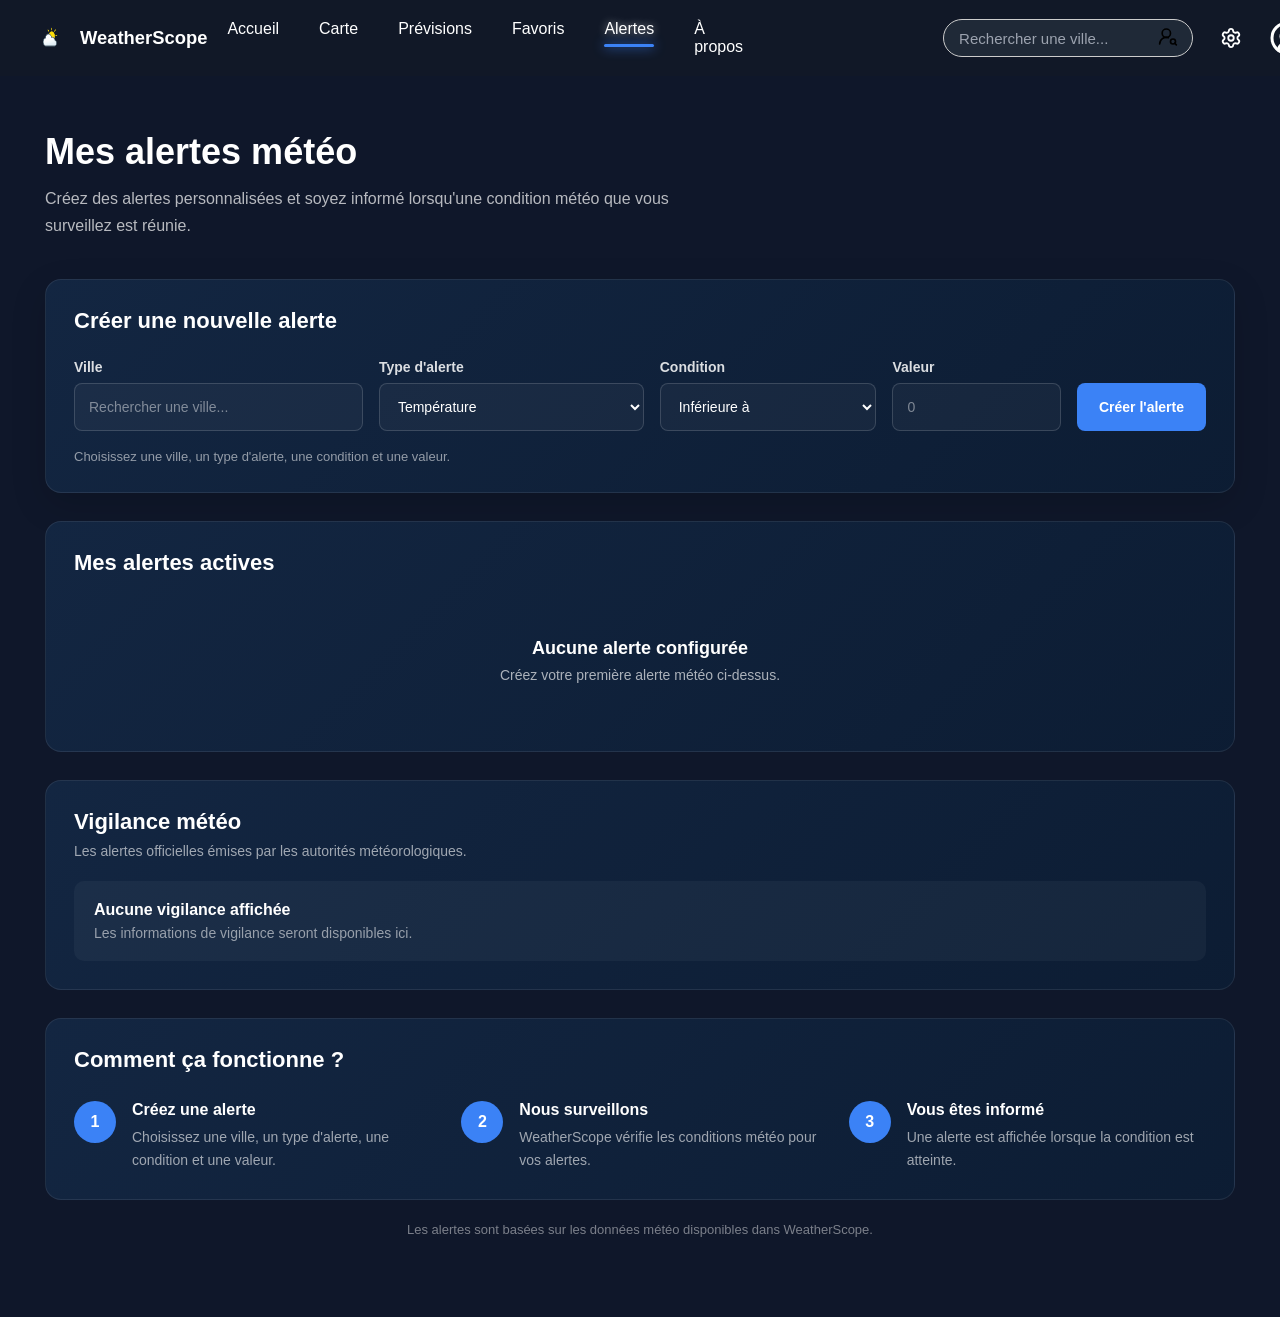
<file: alerte.html>
<!DOCTYPE html>
<html lang="fr">
<head>
    <meta charset="UTF-8">
    <meta name="viewport" content="width=device-width, initial-scale=1.0">
    <title>WeatherScope</title>
    <link rel="stylesheet" href="css/style.css">
</head>
<body>
    <header>
        <nav class="navbar">

            <a href="index.html" class="logo">
                <!--logo-->
                <img src="images/logo.png" alt="Logo WeatherScope">
                <h1>WeatherScope</h1>
            </a>

            <div class="navigation">
                <!--Menu-->
                <ul class="nav-links">
                    <li><a href="index.html">Accueil</a></li>
                    <li><a href="carte.html">Carte</a></li>
                    <li><a href="previsions.html">Prévisions</a></li>
                    <li><a href="favoris.html">Favoris</a></li>
                    <li><a href="alerte.html" class="active">Alertes</a></li>
                    <li><a href="a_propos.html">À propos</a></li>
                </ul>
            </div>

            <div class="right-side">

            <div class="search">

                <form id="global-search-form">

                    <input
                        type="search"
                        id="global-city-search"
                        placeholder="Rechercher une ville..."
                        autocomplete="off">

                    <button type="submit" class="search-button">
                        <img src="images/search.svg" alt="Rechercher">
                    </button>

                </form>

            </div>

            <div class="settings">
                <img src="images/settings.svg" alt="Parametres">
            </div>

            <div class="profile">
                <img src="images/profile.svg" alt="profile">
            </div>

            </div>
        </nav>
        </header>

    <main class="alertes-page">

        <!-- =====================================================
             INTRODUCTION
             ===================================================== -->

        <section class="alertes-intro">

            <div class="alertes-intro-text">

                <h2>Mes alertes météo</h2>

                <p>
                    Créez des alertes personnalisées et soyez
                    informé lorsqu'une condition météo que vous
                    surveillez est réunie.
                </p>

            </div>

        </section>


        <!-- =====================================================
             CRÉER UNE NOUVELLE ALERTE
             ===================================================== -->

        <section class="alert-create-section">

            <h3>Créer une nouvelle alerte</h3>

            <form id="alert-create-form">

                <!-- Ville -->

                <div class="alert-form-group">

                    <label for="alert-city">
                        Ville
                    </label>

                    <input
                        type="search"
                        id="alert-city"
                        placeholder="Rechercher une ville..."
                        autocomplete="off"
                        required
                    >

                </div>


                <!-- Type d'alerte -->

                <div class="alert-form-group">

                    <label for="alert-type">
                        Type d'alerte
                    </label>

                    <select id="alert-type" required>

                        <option value="temperature">
                            Température
                        </option>

                        <option value="precipitation">
                            Précipitations
                        </option>

                        <option value="wind">
                            Vent
                        </option>

                        <option value="heat">
                            Chaleur
                        </option>

                        <option value="snow">
                            Neige
                        </option>

                        <option value="storm">
                            Orage
                        </option>

                    </select>

                </div>


                <!-- Condition -->

                <div class="alert-form-group">

                    <label for="alert-condition">
                        Condition
                    </label>

                    <select id="alert-condition" required>

                        <option value="below">
                            Inférieure à
                        </option>

                        <option value="above">
                            Supérieure à
                        </option>

                    </select>

                </div>


                <!-- Valeur -->

                <div class="alert-form-group">

                    <label for="alert-value">
                        Valeur
                    </label>

                    <input
                        type="number"
                        id="alert-value"
                        placeholder="0"
                        required
                    >

                </div>


                <!-- Bouton -->

                <button
                    type="submit"
                    id="create-alert-button"
                >
                    Créer l'alerte
                </button>

            </form>

            <p class="alert-form-help">
                Choisissez une ville, un type d'alerte,
                une condition et une valeur.
            </p>

        </section>


        <!-- =====================================================
             MES ALERTES
             ===================================================== -->

        <section class="alerts-list-section">

            <div class="alerts-list-header">

                <div>

                    <h3>Mes alertes actives</h3>

                </div>

            </div>


            <div
                id="alerts-container"
                class="alerts-container"
            >

                <!-- Les alertes seront ajoutées ici
                     automatiquement avec JavaScript -->

            </div>


            <!-- Message lorsqu'il n'y a aucune alerte -->

            <div
                id="alerts-empty"
                class="alerts-empty"
            >

                <h4>Aucune alerte configurée</h4>

                <p>
                    Créez votre première alerte météo
                    ci-dessus.
                </p>

            </div>

        </section>


        <!-- =====================================================
             VIGILANCE MÉTÉO
             ===================================================== -->

        <section class="weather-vigilance-section">

            <div class="weather-vigilance-header">

                <div>

                    <h3>Vigilance météo</h3>

                    <p>
                        Les alertes officielles émises par
                        les autorités météorologiques.
                    </p>

                </div>

            </div>


            <div
                id="weather-vigilance-container"
                class="weather-vigilance-container"
            >

                <!-- Les informations de vigilance
                     seront ajoutées plus tard -->

                <div class="vigilance-empty">

                    <strong>Aucune vigilance affichée</strong>

                    <p>
                        Les informations de vigilance seront
                        disponibles ici.
                    </p>

                </div>

            </div>

        </section>


        <!-- =====================================================
             COMMENT ÇA FONCTIONNE
             ===================================================== -->

        <section class="alerts-how-section">

            <h3>Comment ça fonctionne ?</h3>

            <div class="alerts-how-grid">

                <div class="alerts-how-item">

                    <span class="alerts-how-number">
                        1
                    </span>

                    <div>

                        <h4>Créez une alerte</h4>

                        <p>
                            Choisissez une ville, un type
                            d'alerte, une condition et une valeur.
                        </p>

                    </div>

                </div>


                <div class="alerts-how-item">

                    <span class="alerts-how-number">
                        2
                    </span>

                    <div>

                        <h4>Nous surveillons</h4>

                        <p>
                            WeatherScope vérifie les conditions
                            météo pour vos alertes.
                        </p>

                    </div>

                </div>


                <div class="alerts-how-item">

                    <span class="alerts-how-number">
                        3
                    </span>

                    <div>

                        <h4>Vous êtes informé</h4>

                        <p>
                            Une alerte est affichée lorsque
                            la condition est atteinte.
                        </p>

                    </div>

                </div>

            </div>

        </section>


        <!-- =====================================================
             INFORMATION
             ===================================================== -->

        <p class="alerts-data-info">
            Les alertes sont basées sur les données météo
            disponibles dans WeatherScope.
        </p>

    </main>
    <script src="js/script.js"></script>
</body>
</html>
</file>
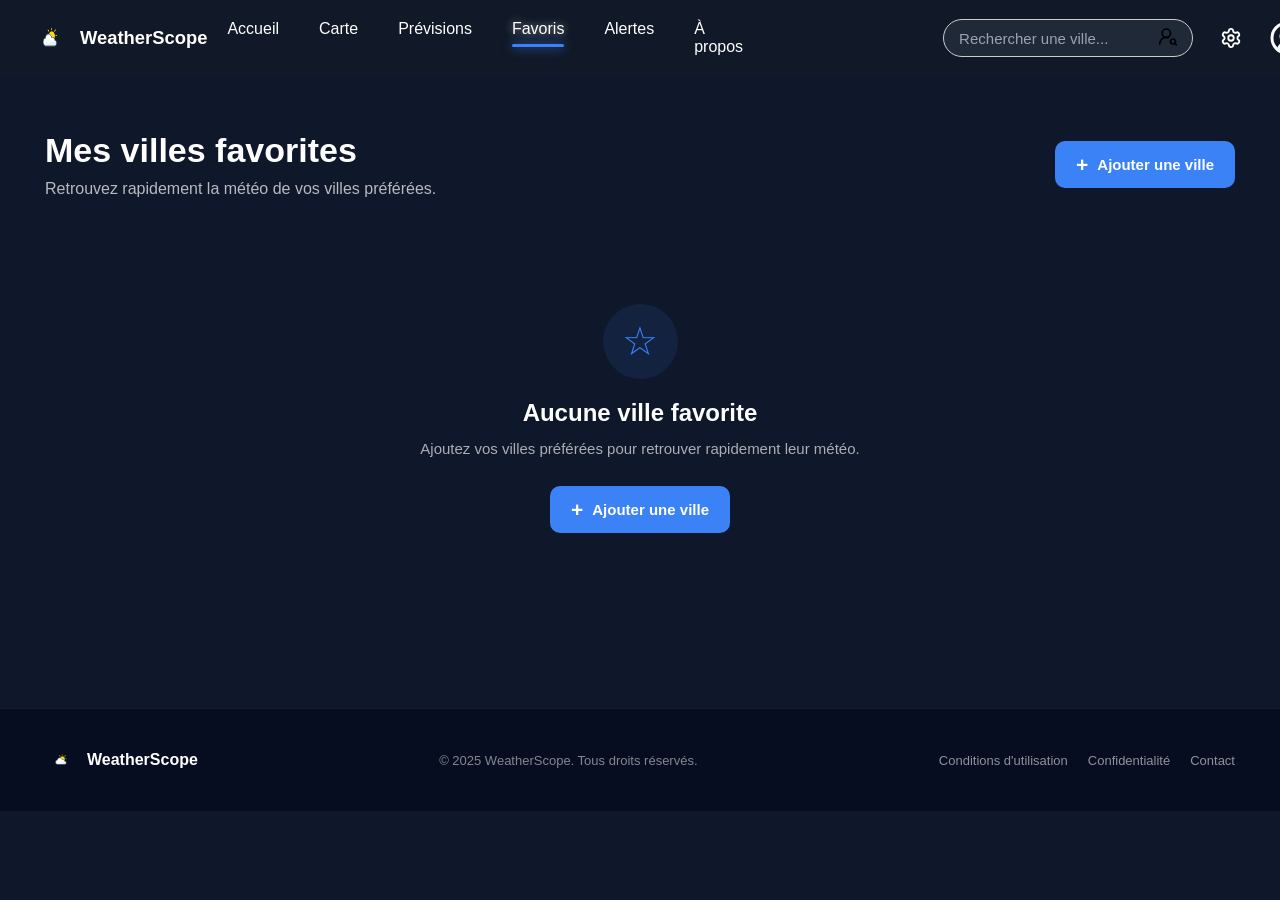
<file: favoris.html>
<!DOCTYPE html>
<html lang="fr">
<head>
    <meta charset="UTF-8">
    <meta name="viewport" content="width=device-width, initial-scale=1.0">
    <title>WeatherScope</title>
    <link rel="stylesheet" href="css/style.css">
</head>
<body>
    <header>
        <nav class="navbar">

            <a href="index.html" class="logo">
                <!--logo-->
                <img src="images/logo.png" alt="Logo WeatherScope">
                <h1>WeatherScope</h1>
            </a>

            <div class="navigation">
                <!--Menu-->
                <ul class="nav-links">
                    <li><a href="index.html">Accueil</a></li>
                    <li><a href="carte.html">Carte</a></li>
                    <li><a href="previsions.html">Prévisions</a></li>
                    <li><a href="favoris.html" class="active">Favoris</a></li>
                    <li><a href="alerte.html">Alertes</a></li>
                    <li><a href="a_propos.html">À propos</a></li>
                </ul>
            </div>

            <div class="right-side">

            <div class="search">

                <form id="global-search-form">

                <input
                    type="search"
                    id="global-city-search"
                    placeholder="Rechercher une ville..."
                    autocomplete="off">

                <button type="submit" class="search-button">
                    <img src="images/search.svg" alt="Rechercher">
                </button>

                </form>

            </div>

            <div class="settings">
                <img src="images/settings.svg" alt="Parametres">
            </div>

            <div class="profile">
                <img src="images/profile.svg" alt="profile">
            </div>

            </div>
        </nav>
    </header>

    <main class="favoris-page">


        <!-- =================================================
             INTRODUCTION
        ================================================== -->

        <section class="favoris-intro">


            <div class="favoris-intro-text">

                <h2>
                    Mes villes favorites
                </h2>

                <p>
                    Retrouvez rapidement la météo de vos villes préférées.
                </p>

            </div>


            <!-- BOUTON AJOUTER UNE VILLE -->

            <button
                id="add-city-button"
                class="add-city-button"
                type="button"
            >

                <span class="add-city-icon">
                    +
                </span>

                <span>
                    Ajouter une ville
                </span>

            </button>


        </section>



        <!-- =================================================
             RECHERCHE D'UNE VILLE
             Cachée au départ.
             Elle apparaît lorsqu'on clique sur
             "Ajouter une ville".
        ================================================== -->

        <section
            id="favoris-search-section"
            class="favoris-search-section hidden"
        >

            <form
                id="favoris-search-form"
                class="favoris-search-form"
            >

                <input
                    type="search"
                    id="favoris-city-search"
                    placeholder="Rechercher une ville..."
                    autocomplete="off"
                >

                <button
                    type="submit"
                    aria-label="Rechercher une ville"
                >

                    <img
                        src="images/search.svg"
                        alt="Rechercher"
                    >

                </button>

            </form>

        </section>



        <!-- =================================================
             GRILLE DES FAVORIS
             
             JavaScript créera les cartes ici.
        ================================================== -->
<section
    id="favorites-container"
    class="favorites-container"
>

    <!-- Les cartes favorites seront créées par JavaScript -->

    <button
        id="add-city-card"
        class="add-city-card"
        type="button"
    >

        <span class="add-city-card-icon">
            +
        </span>

        <strong>
            Ajouter une ville
        </strong>

        <span>
            Cliquez pour ajouter
            <br>
            une nouvelle ville
        </span>

    </button>

</section>



        <!-- =================================================
             ÉTAT VIDE
             
             Affiché uniquement lorsqu'il n'y a
             aucun favori.
        ================================================== -->

        <section
            id="favorites-empty"
            class="favorites-empty"
        >

            <div class="favorites-empty-icon">
                ☆
            </div>

            <h3>
                Aucune ville favorite
            </h3>

            <p>
                Ajoutez vos villes préférées pour retrouver
                rapidement leur météo.
            </p>

            <button
                id="empty-add-city-button"
                class="add-city-button"
                type="button"
            >

                <span class="add-city-icon">
                    +
                </span>

                <span>
                    Ajouter une ville
                </span>

            </button>

        </section>


    </main>



    <!-- =====================================================
         FOOTER
    ====================================================== -->

    <footer class="footer">

        <div class="footer-content">


            <!-- LOGO FOOTER -->

            <a
                href="index.html"
                class="footer-logo"
            >

                <img
                    src="images/logo.png"
                    alt="Logo WeatherScope"
                >

                <span>
                    WeatherScope
                </span>

            </a>


            <!-- COPYRIGHT -->

            <p class="footer-copyright">
                © 2025 WeatherScope. Tous droits réservés.
            </p>


            <!-- LIENS -->

            <div class="footer-links">

                <a href="#">
                    Conditions d'utilisation
                </a>

                <a href="#">
                    Confidentialité
                </a>

                <a href="#">
                    Contact
                </a>

            </div>


        </div>

    </footer>



    <!-- =====================================================
         JAVASCRIPT
    ====================================================== -->

    <script src="js/script.js"></script>


</body>

</html>
</file>
<file: css/style.css>
/* ===== RESET ===== */

*{
    margin: 0;
    padding: 0;
    box-sizing: border-box;
}
body{
    font-family: Arial, Helvetica, sans-serif;
    background-color: #0f172a;
    color: white;
}
.navbar{
    display: flex;
    align-items: center;
    justify-content: space-between;
    background-color: #111827;
    padding: 18px 30px;
}
.logo{
    display: flex;
    align-items: center;
    text-decoration: none;
    color: white;
}
.logo img{
    width: 40px;
    height: 40px;
    margin-right: 10px;
}
.logo h1{
    font-size: 1.15rem;
    font-weight: 600;
    margin: 0;
}
.nav-links{
    display: flex;
    list-style: none;
}
.nav-links a {
    text-decoration: none;
    color: white;
    font-weight: 500;
    position: relative;
    transition: color 0.3s ease;
}
.nav-links a.active{
    color: white;
    text-shadow: 0 0 8px rgba(255, 255, 255, 0.6);
}
.nav-links a.active::after {
    content: "";
    position: absolute;
    left: 0;
    bottom: -10px;
    width: 100%;
    height: 3px;
    background-color: #3b82f6;
    border-radius: 20px;
    box-shadow: 0 0 12px #3b82f6;
}
.nav-links li{
    margin: 0 20px;
}

.right-side{
    display: flex;
    align-items: center;
    gap: 15px;
}
.search form {
    position: relative;
}
.search input {
    width: 250px;
    height: 38px;
    padding: 0 45px 0 15px;

    background-color: #1f2937;
    color: white;

    border: 1px solid #ccc;
    border-radius: 25px;
    outline: none;
    font-size: 15px;
}
.search input::placeholder{
    color: #9ca3af;
}
.search img{
    position: absolute;
    right: 15px;
    top: 50%;
    transform: translateY(-50%);
    width: 20px;
    height: 20px;
    cursor: pointer;
}

.search-button {
    position: absolute;

    right: 10px;
    top: 50%;

    transform: translateY(-50%);

    border: none;
    background: transparent;

    padding: 5px;

    cursor: pointer;
}

.search-button img {
    position: static;
    transform: none;

    width: 20px;
    height: 20px;
}
.settings img{
    width: 22px;
    height: 22px;
    cursor: pointer;
}
.profile img {
    width: 36px;
    height: 36px;
    cursor: pointer;
}
.search{
    margin-left: 180px;
    display: flex;
    align-items: center;
}
.settings{
    margin-left: 12px;
    display: flex;
    align-items: center;
}
.profile{
    margin-left: 12px;
    display: flex;
    align-items: center;
}
main{
    width: 100%;
}
.hero{
    display: flex;
    gap: 25px;
    padding: 25px;
    width: 100%;
    height: 400px;
}
.hero-left {
    display: flex;
    flex-direction: column;
    position: relative;
    flex: 1.8;
    background-image: url(../images/background/clear.jpg);
    background-size: cover;
    background-position: center;

    border-radius: 25px;
    overflow: hidden;

    padding: 14px 18px 18px 18px;
}
.hero-left::before {
    content: "";
    position: absolute;
    inset: 0;
    background: rgba(0, 0, 0, 0.18);
    z-index: 0;
}
.hero-left > * {
    position: relative;
    z-index: 1;
}
.hero-right{
    position: relative;
    flex: 1.4;
    height: 100%;
    background-color: rgba(255, 255, 255, 0.08);
    overflow: hidden;
    border-radius: 25px;
}
.hero-header{
    display: flex;
    flex-direction: column;
}
.hero-top{
    display: flex;
    justify-content: space-between;
    align-items: flex-start;
}

.title {
    display: flex;
    align-items: center;
}
.title h2 {
    font-size: 20px;
    font-weight: 600;
}
.current-location {
    display: flex;
    align-items: center;
    gap: 6px;
    margin-top: 6px;
    margin-left: 8px;
}
.search-weather {
    margin-right: 35px;
    margin-top: 8px;
    align-self: center;
}
.weather-card {
    background: rgba(15, 23, 42, 0.50);
    backdrop-filter: blur(12px);

    border: 1px solid rgba(255, 255, 255, 0.15);
    box-shadow: 0 8px 30px rgba(0, 0, 0, 0.20);

    border-radius: 25px;
    padding: 12px 18px;
    max-width: 390px;
    margin-top: 10px;
}
.weather-main{
    display: flex;
    align-items: center;
    gap: 18px;
}
#weather_icon{
    width: 95px;
    height: 95px;
}
.weather-info{
    display: flex;
    flex-direction: column;
    gap: 8px;
}
#temperature{
    font-size: 46px;
    font-weight: 700;
    line-height: 1;
}
#description{
    font-size: 22px;
    font-weight: 600;
    margin-top: 8px;

}
#city{
    font-size: 18px;
    color: #d1d5db;
}
.weather-details{
    display: flex;
    justify-content: space-between;
    margin-top: 25px;
    border-top: 1px solid rgba(255, 255, 255, .15);
    padding-top: 20px;
}
.detail{
    display: flex;
    flex-direction: column;
    gap: 6px;
}
.detail span{
    color: #cbd5e1;
    font-size: 15px;
}
.detail p {
    font-size: 18px;
    font-weight: 600;
}
.title img {
    width: 24px;
    height: 24px;
    margin-right: 10px;
}

.current-location img {
    width: 16px;
    height: 16px;
    margin-right: 6px;
}
#location {
    font-size: 16px;
    font-weight: 600;
    color: #cbd5e1;
}
.search-weather form {
    position: relative;
}
.search-weather input {
    width: 420px;
    height: 50px;
    padding: 0 55px 0 20px;

    background: rgba(255, 255, 255, 0.06);
    border: 2px solid rgba(255, 255, 255, 0.18);
    border-radius: 30px;

    color: white;
    font-size: 16px;
    outline: none;
}
.search-weather input::placeholder {
    color: #b8c1d1;
}
.search-weather img {
    position: absolute;
    right: 18px;
    top: 50%;
    transform: translateY(-50%);
    width: 22px;
    height: 22px;
    cursor: pointer;

}
#datetime{
    margin-top: 10px;
    font-size: 15px;
    color: #94a3b8;
    font-weight: 500;
}
#map {
    width: 100%;
    height: 100%;
    border-radius: 25px;
}
.weather-popup {
    background: rgba(255, 255, 255, 0.18);
    backdrop-filter: blur(10px);
    border: 1px solid rgba(255,255,255,0.2);
    color: white;
    padding: 10px 14px;
    border-radius: 15px;
    text-align: center;
    min-width: 110px;
}
.weather-popup h3{
    font-size: 17px;
    margin-bottom: 3px;
}
.popup-temp{
    display: flex;
    justify-content: center;
    align-items: center;
    gap: 6px;
}

.popup-temp img{
    width: 35px;
    height: 35px;
}

.popup-temp span{
    font-size: 22px;
    font-weight: bold;
}
.leaflet-popup-content-wrapper{
    background: transparent !important;
    box-shadow: none !important;
    border: none !important;
}
.leaflet-popup-content {
    margin: 0 !important;
}

.leaflet-popup-tip{
    display: none !important;
}
.legend{
    position: absolute;
    bottom: 15px;
    left: 50%;
    transform: translateX(-50%);

    display: flex;
    align-items: center;
    gap: 12px;

    background: rgba(30, 41, 59, 0.85);
    padding: 10px 16px;
    border-radius: 25px;

    backdrop-filter: blur(8px);
    z-index: 1000;
}
.legend span{
    color: white;
    font-size: 14px;
    font-weight: 600;
}
.legend-gradient{
    width: 180px;
    height: 12px;
    border-radius: 20px;

    background: linear-gradient(
        to right,
        #2563eb,
        #38bdf8,
        #22c55e,
        #eab308,
        #f97316,
        #ef4444
    );
}
/* ===== METEO DES GRANDES VILLES ===== */

.cities-weather {
    margin: 0 25px 25px 25px;
    padding: 20px;

    background: rgba(255, 255, 255, 0.06);
    border: 1px solid rgba(255, 255, 255, 0.10);
    border-radius: 25px;

    backdrop-filter: blur(10px);
}
.cities-header {
    display: flex;
    align-items: center;
    gap: 25px;
    margin-bottom: 18px;
}

.cities-header h2 {
    font-size: 24px;
    white-space: nowrap;
}
.cities-search {
    flex: 1;
}

.cities-search form {
    width: 100%;
}

.cities-search input {
    width: 100%;
    max-width: 380px;
    height: 42px;

    padding: 0 18px;

    background: rgba(255, 255, 255, 0.07);
    border: 1px solid rgba(255, 255, 255, 0.18);
    border-radius: 25px;

    color: white;
    outline: none;
    font-size: 14px;
}

.cities-search input::placeholder {
    color: #9ca3af;
}
#show-more-cities {
    padding: 10px 18px;

    background: #2563eb;
    color: white;

    border: none;
    border-radius: 10px;

    font-size: 14px;
    font-weight: 600;

    cursor: pointer;

    transition: 0.3s ease;
}

#show-more-cities:hover {
    background: #3b82f6;
}
.cities-table {
    width: 100%;
    overflow: hidden;

    border-radius: 15px;
}
.city-row {
    display: grid;

    grid-template-columns:
        1.2fr
        1.2fr
        1fr
        1.4fr
        1fr
        1fr
        1fr;

    align-items: center;

    min-height: 55px;

    padding: 0 15px;

    border-bottom: 1px solid rgba(255, 255, 255, 0.08);
}
.city-header-row {
    min-height: 40px;

    color: #94a3b8;

    font-size: 13px;
    font-weight: 600;

    background: rgba(255, 255, 255, 0.04);
}
#cities-container .city-row {
    background: rgba(15, 23, 42, 0.35);

    transition: background 0.2s ease;
}

#cities-container .city-row:hover {
    background: rgba(59, 130, 246, 0.10);
}
/* ===== PREVISIONS ===== */

.forecast {
    margin: 0 25px 25px 25px;
    padding: 20px;

    background: rgba(255, 255, 255, 0.06);
    border: 1px solid rgba(255, 255, 255, 0.10);
    border-radius: 25px;

    backdrop-filter: blur(10px);
}


/* ===== TITRE ===== */

.forecast-title h2 {
    font-size: 22px;
    font-weight: 600;
    margin-bottom: 18px;
}

#forecast-city {
    font-weight: 600;
}


/* ===== JOURS ===== */

.forecast-days {
    display: flex;
    align-items: center;
    gap: 8px;

    margin-bottom: 12px;
}

.forecast-days .day {
    border: none;
    background: transparent;

    color: white;

    padding: 8px 15px;

    border-radius: 8px;

    font-size: 13px;
    cursor: pointer;
}

.forecast-days .day.active {
    background: #2563eb;
    font-weight: 600;
}

.forecast-days .day:hover {
    background: rgba(59, 130, 246, 0.25);
}


/* ===== CONTENU PRINCIPAL ===== */

.forecast-content {
    display: flex;
    gap: 15px;
}


/* ===== PARTIE GAUCHE ===== */

.forecast-main {
    flex: 1;

    min-width: 0;
}


/* ===== PREVISIONS HORAIRES ===== */

.forecast-scroll {
    width: 100%;
    overflow-x: auto;
    overflow-y: hidden;
}

.hourly-forecast {
    display: flex;
    gap: 8px;
    width: max-content;
}


/* ===== CARTE HORAIRE ===== */

.forecast-card {
    display: flex;
    flex-direction: column;
    align-items: center;

    gap: 8px;

    padding: 14px 8px;

    background: rgba(255, 255, 255, 0.06);

    border: 1px solid rgba(255, 255, 255, 0.08);

    border-radius: 12px;

    min-width: 140px;
}

.forecast-time {
    font-size: 14px;
    color: #cbd5e1;
}

.forecast-card img {
    width: 48px;
    height: 48px;
    object-fit: contain;
}

.forecast-card strong {
    font-size: 18px;
}

.forecast-card span:not(.forecast-time) {
    font-size: 12px;
    color: #94a3b8;
}


/* ===== PREVISIONS DES JOURS ===== */

.daily-forecast {
    display: grid;

    grid-template-columns: repeat(6, 1fr);

    gap: 8px;

    margin-top: 10px;
}
.daily-forecast {
    display: flex;
    gap: 12px;
    overflow-x: auto;
    padding: 10px 0;
    width: 100%;
}

.daily-card {
    flex: 1 ;
    min-height: 0px;

    display: flex;
    flex-direction: column;
    align-items: center;
    justify-content: space-between;

    padding: 15px;

    background: rgba(255, 255, 255, 0.06);
    border: 1px solid rgba(255, 255, 255, 0.10);
    border-radius: 15px;

    text-align: center;

    cursor: pointer;
    border: 1px solid rgba(255, 255, 255, 0.10);

    color: white;
    font-family: inherit;

    transition: background 0.2s ease, border-color 0.2s ease;
}
.daily-card strong,
.daily-card span {
    color: inherit;
}
.daily-card:hover {
    background: rgba(59, 130, 246, 0.20);
    border-color: rgba(59, 130, 246, 0.6);
}
.daily-card.active {
    border: 2px solid #3b82f6;
    background: rgba(59, 130, 246, 0.12);
    border-color: #3b82f6;
    color: white;
}

.daily-card img {
    width: 50px;
    height: 50px;
    object-fit: contain;
}

.daily-day {
    font-size: 15px;
}

.daily-date {
    font-size: 12px;
    color: #cbd5e1;
}

.daily-max {
    font-size: 20px;
}

.daily-min {
    font-size: 14px;
    color: #cbd5e1;
}

.daily-humidity {
    font-size: 13px;
    color: #94a3b8;
}

/* ===== CARTE D'UN JOUR ===== */

.day-card {
    display: flex;
    flex-direction: column;
    align-items: center;

    gap: 6px;

    padding: 12px 8px;

    background: rgba(255, 255, 255, 0.06);

    border: 1px solid rgba(255, 255, 255, 0.08);

    border-radius: 12px;

    text-align: center;
}

.day-card strong:first-child {
    font-size: 13px;
}

.day-card small {
    color: #94a3b8;
    font-size: 11px;
}

.day-card img {
    width: 45px;
    height: 45px;
    object-fit: contain;
}

.day-card strong {
    font-size: 17px;
}

.day-card span {
    font-size: 12px;
    color: #94a3b8;
}


/* ===== DETAILS DU JOUR ===== */

.forecast-details {
    width: 250px;

    padding: 15px;

    background: rgba(15, 23, 42, 0.35);

    border: 1px solid rgba(255, 255, 255, 0.08);

    border-radius: 15px;
}

.forecast-details h3 {
    font-size: 16px;
    margin-bottom: 12px;
}


/* ===== LIGNE DE DETAIL ===== */

.detail-row {
    display: flex;

    justify-content: space-between;
    align-items: center;

    padding: 9px 0;

    border-bottom: 1px solid rgba(255, 255, 255, 0.08);

    font-size: 13px;
}

.detail-row:last-child {
    border-bottom: none;
}

.detail-row span {
    color: #cbd5e1;
}

.detail-row strong {
    font-weight: 600;
}

/* =========================================================
   PAGE PREVISIONS
========================================================= */

.prevision-page {
    width: 100%;
    max-width: 1400px;
    margin: 0 auto;
    padding: 40px;
}


/* =========================================================
   HERO
========================================================= */

.prevision-hero {
    width: 100%;
}


/* =========================
   EN-TÊTE DU HERO
========================= */

.prevision-hero-header {
    display: flex;
    justify-content: space-between;
    align-items: center;
    margin-bottom: 30px;
}

.prevision-location span {
    font-size: 14px;
    font-weight: bold;
}

.prevision-location h2 {
    margin: 8px 0;
    font-size: 42px;
}

.prevision-location p {
    margin: 0;
    font-size: 16px;
}


/* =========================
   BOUTON POSITION
========================= */

#prevision-location-button {
    border: none;
    padding: 14px 24px;

    border-radius: 12px;

    background-color: #1976d2;
    color: white;

    font-size: 15px;
    font-weight: bold;

    cursor: pointer;
}


/* =========================================================
   MÉTÉO + ÉVOLUTION
========================================================= */

.prevision-hero-content {
    display: grid;

    grid-template-columns: 1fr 1.2fr;

    gap: 20px;
}


/* =========================================================
   CARTE MÉTÉO ACTUELLE
========================================================= */

.prevision-current {
    background: linear-gradient(
        135deg,
        #1976d2,
        #268bdc
    );

    border-radius: 18px;

    padding: 24px;

    color: white;
}


/* =========================
   DATE / HEURE
========================= */

.prevision-current-date {
    font-size: 15px;
    font-weight: bold;

    margin-bottom: 25px;
}


/* =========================
   MÉTÉO PRINCIPALE
========================= */

.prevision-current-weather {
    display: flex;

    align-items: center;

    gap: 25px;
}

.prevision-current-weather img {
    width: 110px;
    height: 110px;

    object-fit: contain;
}

.prevision-current-temperature {
    font-size: 60px;

    display: block;
}

.prevision-current-weather p {
    margin: 5px 0;

    font-size: 22px;
    font-weight: bold;
}

.prevision-current-weather span {
    font-size: 15px;
}


/* =========================================================
   DÉTAILS MÉTÉO
========================================================= */

.prevision-current-details {
    display: grid;

    grid-template-columns: repeat(4, 1fr);

    margin-top: 30px;

    border-top: 1px solid rgba(255,255,255,0.2);

    padding-top: 20px;
}

.prevision-current-details div {
    display: flex;

    flex-direction: column;

    gap: 8px;
}

.prevision-current-details span {
    font-size: 13px;
}

.prevision-current-details strong {
    font-size: 15px;
}


/* =========================================================
   ÉVOLUTION DE LA JOURNÉE
========================================================= */

.prevision-evolution {
    background-color: white;

    border-radius: 18px;

    overflow: hidden;

    border: 1px solid #e5e5e5;
}

.prevision-evolution-header {
    padding: 20px;

    border-bottom: 1px solid #e5e5e5;
}

.prevision-evolution-header h3 {
    margin: 0;

    font-size: 16px;
}


/* =========================================================
   CONTENEUR DES PRÉVISIONS HORAIRES
========================================================= */

.prevision-hourly-chart {
    min-height: 250px;

    position: relative;

    overflow-x: auto;
    overflow-y: hidden;

    padding: 15px;
}


/* =========================
   CARTES HORAIRES
========================= */

.prevision-hourly-items {
    display: flex;

    width: max-content;

    min-width: 100%;

    gap: 0;
}


/* Une prévision horaire */

.prevision-hourly-card {
    width: 105px;

    min-width: 105px;

    padding: 12px 8px;

    display: flex;

    flex-direction: column;

    align-items: center;

    gap: 8px;

    border-right: 1px solid #e5e5e5;

    text-align: center;

    color: #1e293b;
}


/* Heure */

.prevision-hourly-time {
    font-size: 14px;

    font-weight: 600;
}


/* Icône */

.prevision-hourly-icon {
    width: 50px;
    height: 50px;

    object-fit: contain;
}


/* Température */

.prevision-hourly-temperature {
    font-size: 18px;
}


/* Humidité */

.prevision-hourly-humidity {
    font-size: 12px;

    color: #64748b;
}


/* Vent */

.prevision-hourly-wind {
    font-size: 12px;

    color: #64748b;
}


/* =========================
   COURBE
========================= */

.prevision-temperature-chart {
    display: block;

    width: 100%;

    min-width: 700px;

    height: 90px;

    margin-top: 5px;
}


/* =========================================================
   5 PROCHAINS JOURS
========================================================= */

.prevision-week {
    margin-top: 20px;

    background-color: white;

    border: 1px solid #e5e5e5;

    border-radius: 18px;

    padding: 24px;
}

.prevision-week h3 {
    margin: 0 0 20px 0;

    font-size: 18px;
}


/* =========================
   CONTENEUR DES 5 JOURS
========================= */

.prevision-week-container {
    display: grid;

    grid-template-columns: repeat(5, 1fr);

    gap: 12px;
}


/* =========================================================
   CARTE D'UN JOUR
========================================================= */

.prevision-daily-card {
    border: 1px solid #e5e5e5;

    border-radius: 14px;

    background-color: white;

    padding: 18px 10px;

    display: flex;

    flex-direction: column;

    align-items: center;

    gap: 5px;

    cursor: pointer;

    color: #1e293b;

    font-family: inherit;

    transition:
        background-color 0.2s ease,
        border-color 0.2s ease,
        transform 0.2s ease;
}


/* =========================
   HOVER
========================= */

.prevision-daily-card:hover {
    background-color: #f8fafc;

    border-color: #3b82f6;

    transform: translateY(-2px);
}


/* =========================
   JOUR
========================= */

.prevision-daily-day {
    font-size: 15px;

    font-weight: 600;
}


/* =========================
   DATE
========================= */

.prevision-daily-date {
    margin-top: 5px;

    font-size: 13px;

    color: #64748b;
}


/* =========================
   ICÔNE
========================= */

.prevision-daily-icon {
    width: 65px;
    height: 65px;

    object-fit: contain;

    margin: 15px 0;
}


/* =========================
   TEMPÉRATURE MAX
========================= */

.prevision-daily-max {
    font-size: 22px;

    font-weight: 600;
}


/* =========================
   TEMPÉRATURE MIN
========================= */

.prevision-daily-min {
    margin-top: 5px;

    font-size: 15px;

    color: #64748b;
}


/* =========================
   HUMIDITÉ / PLUIE
========================= */

.prevision-daily-humidity {
    margin-top: 12px;

    font-size: 13px;

    color: #64748b;
}


/* =========================================================
   JOUR SÉLECTIONNÉ
========================================================= */

.prevision-daily-card.active {
    border: 2px solid #3b82f6;

    background-color: #eff6ff;
}


/* =========================================================
   CONDITIONS + CARTE
========================================================= */

.prevision-bottom {
    display: grid;

    grid-template-columns: 0.8fr 2fr;

    gap: 20px;

    margin-top: 20px;
}


/* =========================
   CONDITIONS ACTUELLES
========================= */

.prevision-conditions {
    background-color: white;

    border: 1px solid #e5e5e5;

    border-radius: 18px;

    padding: 24px;

    color: #1e293b;
}

.prevision-conditions h3 {
    margin-bottom: 20px;

    font-size: 17px;
}


/* Ligne condition */

.condition-row {
    display: flex;

    justify-content: space-between;

    align-items: center;

    padding: 12px 0;

    border-bottom: 1px solid #e5e5e5;
}

.condition-row:last-child {
    border-bottom: none;
}

.condition-row span {
    color: #64748b;

    font-size: 14px;
}

.condition-row strong {
    font-size: 14px;
}


/* =========================================================
   CARTE MÉTÉO
========================================================= */

.prevision-map-card {
    position: relative;

    background-color: white;

    border: 1px solid #e5e5e5;

    border-radius: 18px;

    padding: 24px;

    color: #1e293b;

    overflow: hidden;
}

.prevision-map-card h3 {
    margin-bottom: 15px;

    font-size: 17px;
}


/* Carte */

.prevision-map {
    width: 100%;

    height: 350px;

    border-radius: 14px;

    overflow: hidden;
}


/* =========================
   FILTRES CARTE
========================= */

.prevision-map-filters {
    position: absolute;

    top: 65px;
    right: 35px;

    display: flex;

    gap: 8px;

    z-index: 1000;
}

.map-filter {
    border: none;

    padding: 8px 14px;

    border-radius: 20px;

    background-color: white;

    color: #334155;

    font-size: 13px;

    cursor: pointer;

    box-shadow: 0 2px 8px rgba(0,0,0,0.12);
}

.map-filter.active {
    background-color: #1976d2;

    color: white;
}


/* =========================================================
   INFORMATION
========================================================= */

.prevision-info {
    display: flex;

    align-items: center;

    gap: 12px;

    margin-top: 20px;

    padding: 15px 20px;

    background-color: #eff6ff;

    border-radius: 12px;

    color: #334155;
}

.prevision-info-icon {
    width: 24px;
    height: 24px;

    display: flex;

    align-items: center;
    justify-content: center;

    border-radius: 50%;

    background-color: #3b82f6;

    color: white;

    font-weight: bold;
}

.prevision-info p {
    margin: 0;

    font-size: 14px;
}

/* =========================================================
   ÉCRAN DE DÉMARRAGE WEATHER SCOPE
========================================================= */

.welcome-overlay {
    position: fixed;
    inset: 0;

    z-index: 9999;

    display: flex;
    justify-content: center;
    align-items: center;

    background: #071a2f;
    overflow: hidden;

        opacity: 1;
    visibility: visible;
}
.welcome-overlay.hidden {
    opacity: 0;
    visibility: hidden;
    pointer-events: none;

    transition:
        opacity 0.8s ease,
        visibility 0.8s ease;
}

.welcome-screen {
    display: flex;
    flex-direction: column;
    align-items: center;
    justify-content: center;

    text-align: center;
}


/* =========================
   LOGO
========================= */

.welcome-logo {
    width: 230px;
    height: 230px;

    object-fit: contain;

    opacity: 0;

    animation:
        welcomeLogoAppear 2s ease forwards,
        welcomeLogoGlow 3s ease-in-out 2s infinite;
}


/* =========================
   NOM WEATHER SCOPE
========================= */

.welcome-title {
    margin-top: 20px;

    font-size: 42px;
    font-weight: 700;

    opacity: 0;

    animation: welcomeTitleAppear 1.5s ease 1s forwards;
}


/* =========================
   BOUTONS
========================= */

.welcome-actions {
    margin-top: 45px;

    display: flex;
    flex-direction: column;
    align-items: center;
    gap: 14px;

    opacity: 0;
    transform: translateY(20px);

    transition:
        opacity 1s ease,
        transform 1s ease;
}

.welcome-actions button {
    position: relative;

    width: 270px;
    padding: 15px 25px;

    border: 1px solid rgba(255, 255, 255, 0.18);
    border-radius: 14px;

    background: rgba(255, 255, 255, 0.08);

    color: white;

    font-size: 15px;
    font-weight: 600;

    cursor: pointer;

    backdrop-filter: blur(10px);

    transition:
        transform 0.3s ease,
        background 0.3s ease,
        border-color 0.3s ease,
        box-shadow 0.3s ease;
}

.welcome-actions button:hover {

    transform: translateY(-3px);

    background: rgba(255, 255, 255, 0.14);

    border-color: rgba(255, 255, 255, 0.35);

    box-shadow:
        0 0 15px rgba(70, 160, 255, 0.25),
        0 0 35px rgba(70, 160, 255, 0.12);
}
.welcome-actions button:active {
    transform: scale(0.97);
}
.welcome-actions span {
    font-size: 13px;

    color: rgba(255, 255, 255, 0.55);

    margin: 2px 0;
}


/* =========================
   ANIMATION DU LOGO
========================= */

@keyframes welcomeLogoAppear {

    0% {
        opacity: 0;
        transform: scale(0.65);
        filter: blur(18px)
                drop-shadow(0 0 0 rgba(255,255,255,0));
    }

    45% {
        opacity: 1;
        transform: scale(1.08);
        filter: blur(3px)
                drop-shadow(0 0 25px rgba(255,255,255,0.35))
                drop-shadow(0 0 60px rgba(70,160,255,0.35));
    }

    75% {
        transform: scale(0.98);
        filter: blur(0)
                drop-shadow(0 0 35px rgba(255,255,255,0.45))
                drop-shadow(0 0 80px rgba(70,160,255,0.4));
    }

    100% {
        opacity: 1;
        transform: scale(1);
        filter: blur(0)
                drop-shadow(0 0 20px rgba(255,255,255,0.25))
                drop-shadow(0 0 55px rgba(70,160,255,0.3));
    }
}


@keyframes welcomeLogoGlow {

    0% {
        transform: scale(1);
        filter:
            drop-shadow(0 0 18px rgba(255,255,255,0.2))
            drop-shadow(0 0 45px rgba(70,160,255,0.25));
    }

    50% {
        transform: scale(1.025);
        filter:
            drop-shadow(0 0 30px rgba(255,255,255,0.4))
            drop-shadow(0 0 75px rgba(70,160,255,0.45));
    }

    100% {
        transform: scale(1);
        filter:
            drop-shadow(0 0 18px rgba(255,255,255,0.2))
            drop-shadow(0 0 45px rgba(70,160,255,0.25));
    }
}

/* =========================
   ANIMATION DU TITRE
========================= */

@keyframes welcomeTitleAppear {

    0% {
        opacity: 0;
        transform: translateY(15px);
        filter: blur(8px);
    }

    100% {
        opacity: 1;
        transform: translateY(0);
        filter: blur(0);
    }
}
/* le welcome message*/
.welcome-message {
    margin-top: 12px;

    font-size: 22px;
    font-weight: 500;

    color: white;

    min-height: 30px;

    opacity: 0;

    text-shadow:
        0 0 10px rgba(255,255,255,0.25),
        0 0 25px rgba(70,160,255,0.25);

    transition: opacity 0.5s ease;
}

.welcome-message.visible {
    opacity: 1;
}
.welcome-actions.visible {
    opacity: 1;
    transform: translateY(0);
}

/* =========================================================
   MODE RECHERCHE DE L'ÉCRAN DE BIENVENUE
========================================================= */

.welcome-screen .welcome-logo {
    transition: transform 0.7s ease;
}

.welcome-screen.search-mode .welcome-logo {
    transform: translateY(-35px);
}


/* Les deux choix disparaissent */

.welcome-actions {
    max-height: 200px;

    transition:
        opacity 0.5s ease,
        transform 0.5s ease,
        max-height 0.5s ease,
        margin 0.5s ease;
}

.welcome-screen.search-mode .welcome-actions {
    opacity: 0;
    transform: translateY(-15px);
    max-height: 0;
    margin: 0;
    pointer-events: none;
}


/* Barre de recherche cachée au départ */

.welcome-search {
    max-height: 0;

    opacity: 0;

    overflow: hidden;

    transform: translateY(15px);

    transition:
        max-height 0.6s ease,
        opacity 0.5s ease,
        transform 0.6s ease;
}


/* Barre visible */

.welcome-search.visible {
    max-height: 150px;

    opacity: 1;

    transform: translateY(0);
}

/* =========================================================
   STYLE DE LA BARRE DE RECHERCHE
========================================================= */

.welcome-search {
    width: 520px;
    max-width: 90vw;
}


/* Formulaire */

#welcome-search-form {
    display: flex;
    align-items: center;

    width: 100%;

    padding: 6px;

    background: rgba(255, 255, 255, 0.08);

    border: 1px solid rgba(255, 255, 255, 0.18);

    border-radius: 18px;

    backdrop-filter: blur(12px);

    box-shadow:
        0 8px 30px rgba(0, 0, 0, 0.25);

    transition:
        border-color 0.3s ease,
        box-shadow 0.3s ease;
}


/* Champ de recherche */

#welcome-city-search {
    flex: 1;

    min-width: 0;

    padding: 15px 18px;

    border: none;

    outline: none;

    background: transparent;

    color: white;

    font-size: 16px;
}


/* Texte indicatif */

#welcome-city-search::placeholder {
    color: rgba(255, 255, 255, 0.55);
}


/* Bouton rechercher */

#welcome-search-form button {
    padding: 13px 22px;

    border: none;

    border-radius: 13px;

    background: rgba(255, 255, 255, 0.14);

    color: white;

    font-size: 15px;

    font-weight: 600;

    cursor: pointer;

    transition:
        background 0.3s ease,
        transform 0.2s ease;
}


/* Survol du bouton */

#welcome-search-form button:hover {
    background: rgba(255, 255, 255, 0.22);

    transform: translateY(-1px);
}


/* Focus de la barre */

#welcome-search-form:focus-within {
    border-color: rgba(255, 255, 255, 0.35);

    box-shadow:
        0 0 25px rgba(255, 255, 255, 0.08),
        0 10px 35px rgba(0, 0, 0, 0.30);
}

/* =========================================================
   ANIMATION DES SECTIONS AU SCROLL
========================================================= */

.scroll-reveal {
    opacity: 0;

    transform: translateY(35px);

    transition:
        opacity 0.7s ease,
        transform 0.7s ease;
}

.scroll-reveal.visible {
    opacity: 1;

    transform: translateY(0);
}

/* =========================================================
   PAGE CARTE MÉTÉO
========================================================= */


/* =========================
   PAGE PRINCIPALE
========================= */

.carte-page {
    max-width: 1400px;
    margin: 0 auto;
    padding: 45px 50px 60px;
}


/* =========================
   INTRODUCTION
========================= */

.carte-intro {
    margin-bottom: 25px;
}

.carte-intro h2 {
    margin: 0 0 8px;
    font-size: 32px;
    font-weight: 700;
}

.carte-intro p {
    margin: 0;
    color: #64748b;
    font-size: 15px;
}


/* =========================
   RECHERCHE
========================= */

.carte-search {
    margin-bottom: 25px;
}

#carte-search-form {
    display: flex;
    align-items: center;

    width: 100%;
    max-width: 600px;

    padding: 5px;

    background-color: white;

    border: 1px solid #e2e8f0;
    border-radius: 14px;

    box-shadow:
        0 4px 15px rgba(15, 23, 42, 0.06);
}

#carte-city-search {
    flex: 1;
    min-width: 0;

    padding: 13px 16px;

    border: none;
    outline: none;

    background: transparent;

    color: #1e293b;

    font-size: 15px;
}

#carte-city-search::placeholder {
    color: #94a3b8;
}

#carte-search-form button {
    display: flex;
    align-items: center;
    justify-content: center;

    width: 44px;
    height: 44px;

    border: none;
    border-radius: 11px;

    background-color: #1976d2;

    cursor: pointer;

    transition:
        transform 0.2s ease,
        background-color 0.2s ease;
}

#carte-search-form button:hover {
    transform: translateY(-1px);

    background-color: #1565c0;
}

#carte-search-form button img {
    width: 18px;
    height: 18px;

    filter: brightness(0) invert(1);
}


/* =========================
   CONTENEUR DE LA CARTE
========================= */

.carte-map-section {
    width: 100%;

    padding: 18px;

    background-color: white;

    border: 1px solid #e2e8f0;
    border-radius: 20px;

    box-shadow:
        0 8px 25px rgba(15, 23, 42, 0.07);

    overflow: hidden;
}


/* =========================
   FILTRES
========================= */

.carte-map-filters {
    display: flex;
    align-items: center;

    gap: 8px;

    margin-bottom: 15px;

    flex-wrap: wrap;
}

.carte-map-filter {
    padding: 9px 16px;

    border: none;
    border-radius: 20px;

    background-color: #f1f5f9;

    color: #334155;

    font-size: 13px;
    font-weight: 500;

    cursor: pointer;

    transition:
        background-color 0.2s ease,
        color 0.2s ease,
        transform 0.2s ease;
}

.carte-map-filter:hover {
    transform: translateY(-1px);

    background-color: #e2e8f0;
}

.carte-map-filter.active {
    background-color: #1976d2;

    color: white;
}


/* =========================
   GRANDE CARTE
========================= */

#carte-weather-map {
    width: 100%;
    height: 600px;

    border-radius: 16px;

    overflow: hidden;
}


/* =========================
   INFORMATIONS DE LA VILLE
========================= */

.carte-city-info {
    display: grid;

    grid-template-columns: repeat(4, 1fr);

    gap: 15px;

    margin-top: 15px;
}

.carte-city-info-item {
    display: flex;
    flex-direction: column;

    gap: 6px;

    padding: 15px 17px;

    background-color: #f8fafc;

    border-radius: 13px;
}

.carte-city-info-item span {
    color: #64748b;

    font-size: 12px;
}

.carte-city-info-item strong {
    color: #1e293b;

    font-size: 16px;
}


/* =========================
   LÉGENDE
========================= */

.carte-legend-card {
    margin-top: 25px;

    padding: 22px 25px;

    background-color: white;

    border: 1px solid #e2e8f0;
    border-radius: 18px;

    box-shadow:
        0 5px 18px rgba(15, 23, 42, 0.05);
}

.carte-legend-card h3 {
    margin: 0 0 18px;

    font-size: 17px;
}

.carte-legend-content {
    display: flex;
    align-items: center;

    gap: 15px;
}

.carte-legend-content span {
    color: #64748b;

    font-size: 13px;
}

.carte-legend-gradient {
    flex: 1;

    height: 12px;

    max-width: 500px;

    border-radius: 20px;

    background: linear-gradient(
        to right,
        #2563eb,
        #38bdf8,
        #22c55e,
        #facc15,
        #f97316,
        #dc2626
    );
}

.carte-legend-card p {
    margin: 15px 0 0;

    color: #64748b;

    font-size: 13px;

    line-height: 1.6;
}


/* =========================
   INFORMATION
========================= */

.carte-info-card {
    margin-top: 20px;

    padding: 16px 20px;

    background-color: #eff6ff;

    border-radius: 14px;

    color: #334155;
}

.carte-info-card p {
    margin: 0;

    font-size: 14px;

    line-height: 1.5;
}


/* =========================
   RESPONSIVE
========================= */

@media (max-width: 900px) {

    .carte-page {
        padding: 35px 25px 50px;
    }

    #carte-weather-map {
        height: 500px;
    }

    .carte-city-info {
        grid-template-columns: repeat(2, 1fr);
    }

}


@media (max-width: 600px) {

    .carte-page {
        padding: 25px 15px 40px;
    }

    .carte-intro h2 {
        font-size: 26px;
    }

    #carte-weather-map {
        height: 420px;
    }

    .carte-city-info {
        grid-template-columns: 1fr;
    }

    .carte-legend-content {
        gap: 8px;
    }

}

/* =====================================================
   PAGE FAVORIS
===================================================== */

.favoris-page {
    max-width: 1400px;
    margin: 0 auto;
    padding: 55px 45px 80px;
}


/* =====================================================
   INTRODUCTION
===================================================== */

.favoris-intro {
    display: flex;
    align-items: center;
    justify-content: space-between;
    gap: 30px;
    margin-bottom: 40px;
}

.favoris-intro-text h2 {
    margin: 0 0 10px;
    font-size: 34px;
    font-weight: 700;
}

.favoris-intro-text p {
    margin: 0;
    font-size: 16px;
    opacity: 0.7;
}


/* =====================================================
   BOUTON AJOUTER UNE VILLE
===================================================== */

.add-city-button {
    display: inline-flex;
    align-items: center;
    justify-content: center;
    gap: 9px;

    padding: 13px 21px;

    border: none;
    border-radius: 10px;

    background: #3b82f6;
    color: white;

    font-size: 15px;
    font-weight: 600;

    cursor: pointer;

    transition:
        transform 0.2s ease,
        opacity 0.2s ease,
        box-shadow 0.2s ease;
}

.add-city-button:hover {
    transform: translateY(-2px);
    opacity: 0.95;
    box-shadow: 0 8px 20px rgba(59, 130, 246, 0.25);
}

.add-city-icon {
    font-size: 21px;
    line-height: 1;
}


/* =====================================================
   RECHERCHE FAVORIS
===================================================== */

.favoris-search-section {
    margin-bottom: 30px;
}

.favoris-search-form {
    display: flex;
    width: 100%;
    max-width: 600px;

    border-radius: 12px;
    overflow: hidden;

    background: rgba(255, 255, 255, 0.08);
    border: 1px solid rgba(255, 255, 255, 0.12);
}

.favoris-search-form input {
    flex: 1;

    min-width: 0;

    padding: 15px 18px;

    border: none;
    outline: none;

    background: transparent;
    color: inherit;

    font-size: 15px;
}

.favoris-search-form input::placeholder {
    opacity: 0.5;
}

.favoris-search-form button {
    width: 55px;

    border: none;

    background: #3b82f6;

    display: flex;
    align-items: center;
    justify-content: center;

    cursor: pointer;
}

.favoris-search-form button img {
    width: 20px;
    height: 20px;
}


/* =====================================================
   GRILLE DES FAVORIS
===================================================== */

.favorites-container {
    display: grid;

    grid-template-columns:
        repeat(3, minmax(0, 1fr));

    gap: 24px;

    width: 100%;
}


/* =====================================================
   CARTE D'UNE VILLE FAVORITE
===================================================== */

.favorite-card {
    position: relative;

    min-height: 270px;

    padding: 26px;

    border-radius: 18px;

    background:
        linear-gradient(
            145deg,
            rgba(30, 51, 105, 0.95),
            rgba(19, 31, 68, 0.98)
        );

    border: 1px solid rgba(255, 255, 255, 0.08);

    box-shadow:
        0 12px 30px rgba(0, 0, 0, 0.18);

    cursor: pointer;

    transition:
        transform 0.25s ease,
        box-shadow 0.25s ease,
        border-color 0.25s ease;
}

.favorite-card:hover {
    transform: translateY(-5px);

    box-shadow:
        0 18px 38px rgba(0, 0, 0, 0.25);

    border-color:
        rgba(59, 130, 246, 0.45);
}


/* =====================================================
   HEADER DE LA CARTE
===================================================== */

.favorite-card-header {
    display: flex;
    align-items: flex-start;
    justify-content: space-between;

    gap: 15px;
}

.favorite-card-header h3 {
    margin: 0 0 5px;

    font-size: 22px;
    font-weight: 700;
}

.favorite-country {
    font-size: 13px;
    opacity: 0.6;
}


/* =====================================================
   ACTION FAVORI
===================================================== */

.favorite-card-actions {
    display: flex;
    align-items: center;
}

.favorite-remove {
    width: 38px;
    height: 38px;

    border: none;
    border-radius: 50%;

    background: rgba(255, 255, 255, 0.08);

    color: white;

    font-size: 20px;

    cursor: pointer;

    transition:
        background 0.2s ease,
        transform 0.2s ease;
}

.favorite-remove:hover {
    background: rgba(255, 255, 255, 0.15);
    transform: scale(1.08);
}


/* =====================================================
   MÉTÉO PRINCIPALE
===================================================== */

.favorite-card-weather {
    display: flex;
    align-items: center;

    gap: 18px;

    margin-top: 28px;
}

.favorite-weather-icon {
    width: 78px;
    height: 78px;

    object-fit: contain;
}

.favorite-temperature {
    display: flex;
    flex-direction: column;

    gap: 5px;
}

.favorite-temperature strong {
    font-size: 42px;
    line-height: 1;
}

.favorite-temperature span {
    font-size: 14px;
    opacity: 0.7;
}


/* =====================================================
   DÉTAILS
===================================================== */

.favorite-card-details {
    display: grid;

    grid-template-columns:
        repeat(3, 1fr);

    gap: 10px;

    margin-top: 28px;

    padding-top: 18px;

    border-top:
        1px solid rgba(255, 255, 255, 0.1);
}

.favorite-card-details span {
    font-size: 13px;
    opacity: 0.75;
}


/* =====================================================
   CARTE AJOUTER UNE VILLE
===================================================== */

.add-city-card {
    min-height: 270px;

    padding: 30px;

    border-radius: 18px;

    border:
        2px dashed rgba(255, 255, 255, 0.18);

    background:
        rgba(255, 255, 255, 0.025);

    color: inherit;

    display: flex;
    flex-direction: column;
    align-items: center;
    justify-content: center;

    gap: 10px;

    cursor: pointer;

    transition:
        background 0.25s ease,
        border-color 0.25s ease,
        transform 0.25s ease;
}

.add-city-card:hover {
    background:
        rgba(59, 130, 246, 0.08);

    border-color:
        rgba(59, 130, 246, 0.5);

    transform: translateY(-4px);
}

.add-city-card-icon {
    width: 52px;
    height: 52px;

    display: flex;
    align-items: center;
    justify-content: center;

    border-radius: 50%;

    background:
        rgba(59, 130, 246, 0.12);

    color: #3b82f6;

    font-size: 30px;

    margin-bottom: 8px;
}

.add-city-card strong {
    font-size: 17px;
}

.add-city-card span:last-child {
    text-align: center;

    font-size: 13px;

    opacity: 0.55;

    line-height: 1.5;
}


/* =====================================================
   ÉTAT VIDE
===================================================== */

.favorites-empty {
    display: flex;
    flex-direction: column;
    align-items: center;
    justify-content: center;

    text-align: center;

    min-height: 360px;

    padding: 50px 20px;
}

.favorites-empty-icon {
    width: 75px;
    height: 75px;

    display: flex;
    align-items: center;
    justify-content: center;

    border-radius: 50%;

    background:
        rgba(59, 130, 246, 0.1);

    color: #3b82f6;

    font-size: 40px;

    margin-bottom: 20px;
}

.favorites-empty h3 {
    margin: 0 0 10px;

    font-size: 24px;
}

.favorites-empty p {
    max-width: 450px;

    margin: 0 0 25px;

    font-size: 15px;

    line-height: 1.6;

    opacity: 0.65;
}


/* =====================================================
   CLASSE CACHÉE
===================================================== */

.hidden {
    display: none !important;
}


/* =====================================================
   FOOTER
===================================================== */

.footer {
    margin-top: 30px;

    padding: 35px 45px;

    background:
        rgba(4, 10, 28, 0.75);

    border-top:
        1px solid rgba(255, 255, 255, 0.06);
}

.footer-content {
    max-width: 1400px;
    margin: 0 auto;

    display: flex;
    align-items: center;
    justify-content: space-between;

    gap: 25px;
}

.footer-logo {
    display: flex;
    align-items: center;

    gap: 10px;

    color: inherit;
    text-decoration: none;

    font-weight: 700;
}

.footer-logo img {
    width: 32px;
    height: 32px;
    object-fit: contain;
}

.footer-copyright {
    margin: 0;

    font-size: 13px;

    opacity: 0.5;
}

.footer-links {
    display: flex;
    gap: 20px;
}

.footer-links a {
    color: inherit;
    text-decoration: none;

    font-size: 13px;

    opacity: 0.55;

    transition: opacity 0.2s ease;
}

.footer-links a:hover {
    opacity: 1;
}


/* =====================================================
   RESPONSIVE — TABLETTE
===================================================== */

@media (max-width: 1000px) {

    .favoris-page {
        padding:
            45px 30px 65px;
    }

    .favorites-container {
        grid-template-columns:
            repeat(2, minmax(0, 1fr));
    }

    .footer-content {
        flex-direction: column;
        text-align: center;
    }

}


/* =====================================================
   RESPONSIVE — MOBILE
===================================================== */

@media (max-width: 700px) {

    .favoris-page {
        padding:
            35px 18px 50px;
    }

    .favoris-intro {
        flex-direction: column;
        align-items: flex-start;
    }

    .favoris-intro-text h2 {
        font-size: 28px;
    }

    .add-city-button {
        width: 100%;
    }

    .favorites-container {
        grid-template-columns: 1fr;
        gap: 18px;
    }

    .favorite-card {
        min-height: 250px;
        padding: 22px;
    }

    .favorite-temperature strong {
        font-size: 36px;
    }

    .favorite-card-details {
        grid-template-columns:
            repeat(3, 1fr);
    }

    .add-city-card {
        min-height: 220px;
    }

    .footer {
        padding:
            30px 18px;
    }

    .footer-links {
        flex-direction: column;
        gap: 10px;
    }

}

/* =====================================================
   BOUTON FAVORI - PAGE PRÉVISIONS
   ===================================================== */

.prevision-hero-actions {
    display: flex;
    align-items: center;
    gap: 12px;
}

#prevision-favorite-button {
    display: flex;
    align-items: center;
    gap: 8px;

    padding: 11px 18px;

    border: 1px solid rgba(255, 255, 255, 0.15);
    border-radius: 10px;

    background: rgba(255, 255, 255, 0.08);
    color: white;

    font-size: 14px;
    font-weight: 500;

    cursor: pointer;

    transition:
        background 0.2s ease,
        border-color 0.2s ease,
        transform 0.2s ease;
}

#prevision-favorite-button:hover {
    background: rgba(255, 255, 255, 0.14);
    border-color: rgba(255, 255, 255, 0.25);
    transform: translateY(-1px);
}

#prevision-favorite-icon {
    font-size: 20px;
    line-height: 1;
}

/* =====================================================
   PAGE ALERTES
   ===================================================== */

.alertes-page {
    max-width: 1400px;
    margin: 0 auto;
    padding: 55px 45px 80px;
}


/* =====================================================
   INTRODUCTION
   ===================================================== */

.alertes-intro {
    margin-bottom: 40px;
}

.alertes-intro-text {
    max-width: 650px;
}

.alertes-intro-text h2 {
    margin: 0 0 12px;
    font-size: 36px;
    font-weight: 700;
}

.alertes-intro-text p {
    margin: 0;
    color: rgba(255, 255, 255, 0.7);
    font-size: 16px;
    line-height: 1.7;
}


/* =====================================================
   CRÉATION D'UNE ALERTE
   ===================================================== */

.alert-create-section {
    padding: 28px;
    margin-bottom: 28px;

    border: 1px solid rgba(255, 255, 255, 0.08);
    border-radius: 16px;

    background: linear-gradient(
        135deg,
        rgba(20, 39, 67, 0.95),
        rgba(13, 29, 52, 0.95)
    );

    box-shadow: 0 12px 35px rgba(0, 0, 0, 0.15);
}

.alert-create-section h3 {
    margin: 0 0 25px;
    font-size: 22px;
}


/* Formulaire */

#alert-create-form {
    display: grid;
    grid-template-columns:
        1.2fr
        1.1fr
        0.9fr
        0.7fr
        auto;

    gap: 16px;
    align-items: end;
}

.alert-form-group {
    display: flex;
    flex-direction: column;
    gap: 8px;
}

.alert-form-group label {
    font-size: 14px;
    font-weight: 600;
    color: rgba(255, 255, 255, 0.85);
}

.alert-form-group input,
.alert-form-group select {
    width: 100%;
    min-height: 48px;
    padding: 0 14px;

    border: 1px solid rgba(255, 255, 255, 0.15);
    border-radius: 8px;

    background: rgba(255, 255, 255, 0.04);
    color: white;

    font-size: 14px;
    outline: none;

    box-sizing: border-box;
}

.alert-form-group input::placeholder {
    color: rgba(255, 255, 255, 0.45);
}

.alert-form-group input:focus,
.alert-form-group select:focus {
    border-color: #3b82f6;
}


/* Options des select */

.alert-form-group select option {
    background: #10233d;
    color: white;
}


/* Bouton */

#create-alert-button {
    min-height: 48px;
    padding: 0 22px;

    border: none;
    border-radius: 8px;

    background: #3b82f6;
    color: white;

    font-size: 14px;
    font-weight: 600;

    cursor: pointer;

    transition:
        background 0.2s ease,
        transform 0.2s ease;
}

#create-alert-button:hover {
    background: #2563eb;
    transform: translateY(-1px);
}


/* Petit texte d'aide */

.alert-form-help {
    margin: 18px 0 0;

    color: rgba(255, 255, 255, 0.55);
    font-size: 13px;
}


/* =====================================================
   LISTE DES ALERTES
   ===================================================== */

.alerts-list-section {
    padding: 28px;
    margin-bottom: 28px;

    border: 1px solid rgba(255, 255, 255, 0.08);
    border-radius: 16px;

    background: linear-gradient(
        135deg,
        rgba(20, 39, 67, 0.95),
        rgba(13, 29, 52, 0.95)
    );
}

.alerts-list-header {
    display: flex;
    align-items: center;
    justify-content: space-between;

    margin-bottom: 22px;
}

.alerts-list-header h3 {
    margin: 0;
    font-size: 22px;
}

.alerts-container {
    display: flex;
    flex-direction: column;
    gap: 10px;
}


/* =====================================================
   MESSAGE AUCUNE ALERTE
   ===================================================== */

.alerts-empty {
    padding: 40px 20px;
    text-align: center;

    color: rgba(255, 255, 255, 0.65);
}

.alerts-empty h4 {
    margin: 0 0 8px;

    color: white;
    font-size: 18px;
}

.alerts-empty p {
    margin: 0;
    font-size: 14px;
}


/* =====================================================
   VIGILANCE MÉTÉO
   ===================================================== */

.weather-vigilance-section {
    padding: 28px;
    margin-bottom: 28px;

    border: 1px solid rgba(255, 255, 255, 0.08);
    border-radius: 16px;

    background: linear-gradient(
        135deg,
        rgba(20, 39, 67, 0.95),
        rgba(13, 29, 52, 0.95)
    );
}

.weather-vigilance-header h3 {
    margin: 0 0 8px;
    font-size: 22px;
}

.weather-vigilance-header p {
    margin: 0;

    color: rgba(255, 255, 255, 0.6);
    font-size: 14px;
}

.weather-vigilance-container {
    margin-top: 22px;
}

.vigilance-empty {
    padding: 20px;

    border-radius: 10px;

    background: rgba(255, 255, 255, 0.04);
}

.vigilance-empty strong {
    display: block;
    margin-bottom: 6px;
    color: white;
}

.vigilance-empty p {
    margin: 0;

    color: rgba(255, 255, 255, 0.55);
    font-size: 14px;
}


/* =====================================================
   COMMENT ÇA FONCTIONNE
   ===================================================== */

.alerts-how-section {
    padding: 28px;

    border: 1px solid rgba(255, 255, 255, 0.08);
    border-radius: 16px;

    background: linear-gradient(
        135deg,
        rgba(20, 39, 67, 0.95),
        rgba(13, 29, 52, 0.95)
    );
}

.alerts-how-section > h3 {
    margin: 0 0 28px;
    font-size: 22px;
}

.alerts-how-grid {
    display: grid;
    grid-template-columns: repeat(3, 1fr);
    gap: 30px;
}

.alerts-how-item {
    display: flex;
    gap: 16px;
    align-items: flex-start;
}

.alerts-how-number {
    display: flex;
    align-items: center;
    justify-content: center;

    flex-shrink: 0;

    width: 42px;
    height: 42px;

    border-radius: 50%;

    background: #3b82f6;
    color: white;

    font-weight: 700;
}

.alerts-how-item h4 {
    margin: 0 0 7px;
    font-size: 16px;
}

.alerts-how-item p {
    margin: 0;

    color: rgba(255, 255, 255, 0.6);
    font-size: 14px;
    line-height: 1.6;
}


/* =====================================================
   INFORMATION
   ===================================================== */

.alerts-data-info {
    margin: 22px 0 0;

    text-align: center;

    color: rgba(255, 255, 255, 0.45);
    font-size: 13px;
}


/* =====================================================
   RESPONSIVE
   ===================================================== */

@media (max-width: 1100px) {

    #alert-create-form {
        grid-template-columns: repeat(2, 1fr);
    }

    #create-alert-button {
        width: 100%;
    }

    .alerts-how-grid {
        grid-template-columns: 1fr;
    }
}


@media (max-width: 700px) {

    .alertes-page {
        padding: 35px 20px 60px;
    }

    .alertes-intro-text h2 {
        font-size: 28px;
    }

    #alert-create-form {
        grid-template-columns: 1fr;
    }

    .alert-create-section,
    .alerts-list-section,
    .weather-vigilance-section,
    .alerts-how-section {
        padding: 20px;
    }
}

/* =====================================================
   CARTES DES ALERTES
   ===================================================== */

.alert-card {
    padding: 20px 22px;
    border: 1px solid rgba(255, 255, 255, 0.10);
    border-radius: 14px;
    background: rgba(255, 255, 255, 0.045);

    transition:
        background 0.2s ease,
        border-color 0.2s ease,
        transform 0.2s ease;
}

.alert-card:hover {
    background: rgba(255, 255, 255, 0.07);
    border-color: rgba(59, 130, 246, 0.35);
    transform: translateY(-1px);
}


/* =========================
   PARTIE SUPÉRIEURE
========================= */

.alert-card-top {
    display: flex;
    justify-content: space-between;
    align-items: flex-start;
    gap: 20px;
}

.alert-card-top h4 {
    margin: 0 0 7px;
    font-size: 18px;
    font-weight: 600;
    color: white;
}

.alert-card-top p {
    margin: 0;
    color: rgba(255, 255, 255, 0.65);
    font-size: 14px;
}


/* =========================
   STATUT
========================= */

.alert-status-active,
.alert-status-inactive {
    flex-shrink: 0;

    padding: 6px 11px;

    border-radius: 20px;

    font-size: 12px;
    font-weight: 600;
}

.alert-status-active {
    background: rgba(34, 197, 94, 0.12);
    color: #4ade80;
    border: 1px solid rgba(34, 197, 94, 0.25);
}

.alert-status-inactive {
    background: rgba(148, 163, 184, 0.10);
    color: #94a3b8;
    border: 1px solid rgba(148, 163, 184, 0.20);
}


/* =========================
   PARTIE INFÉRIEURE
========================= */

.alert-card-bottom {
    display: flex;
    justify-content: space-between;
    align-items: center;

    margin-top: 18px;
    padding-top: 14px;

    border-top: 1px solid rgba(255, 255, 255, 0.07);
}

.alert-card-bottom small {
    color: rgba(255, 255, 255, 0.40);
    font-size: 12px;
}


/* =========================
   BOUTONS
========================= */

.alert-actions {
    display: flex;
    gap: 8px;
}

.alert-actions button {
    padding: 7px 12px;

    border-radius: 7px;

    font-size: 12px;
    font-weight: 500;

    cursor: pointer;

    transition:
        background 0.2s ease,
        border-color 0.2s ease;
}

.toggle-alert {
    background: rgba(59, 130, 246, 0.10);
    border: 1px solid rgba(59, 130, 246, 0.30);
    color: #60a5fa;
}

.toggle-alert:hover {
    background: rgba(59, 130, 246, 0.20);
}

.delete-alert {
    background: rgba(239, 68, 68, 0.08);
    border: 1px solid rgba(239, 68, 68, 0.25);
    color: #f87171;
}

.delete-alert:hover {
    background: rgba(239, 68, 68, 0.16);
}


/* =========================
   RESPONSIVE
========================= */

@media (max-width: 600px) {

    .alert-card-top {
        flex-direction: column;
        gap: 12px;
    }

    .alert-card-bottom {
        flex-direction: column;
        align-items: flex-start;
        gap: 14px;
    }

    .alert-actions {
        width: 100%;
    }

    .alert-actions button {
        flex: 1;
    }
}

.alert-nav-triggered {
    color: #ef4444 !important;
}

/* =====================================================
   PAGE À PROPOS
   ===================================================== */

.about-page {
    max-width: 1400px;
    margin: 0 auto;
    padding: 45px 45px 80px;
}


/* =====================================================
   PRÉSENTATION
   ===================================================== */

.about-hero {
    position: relative;
    min-height: 430px;
    margin-bottom: 45px;
    padding: 55px;
    display: flex;
    flex-direction: column;
    justify-content: space-between;
    overflow: hidden;
    border-radius: 18px;
    background-image:
        linear-gradient(
            90deg,
            rgba(8, 22, 40, 0.88),
            rgba(8, 22, 40, 0.48)
        ),
        url("../images/montagnes.jpg");
    background-size: cover;
    background-position: center;
    box-shadow: 0 15px 40px rgba(0, 0, 0, 0.20);
}

.about-hero-content {
    max-width: 650px;
}

.about-label {
    display: inline-block;
    margin-bottom: 18px;
    color: #60a5fa;
    font-size: 13px;
    font-weight: 700;
    letter-spacing: 2px;
}

.about-hero h2 {
    margin: 0;
    color: white;
    font-size: 52px;
    font-weight: 700;
    letter-spacing: -1px;
}

.about-hero-subtitle {
    margin: 18px 0 0;
    color: rgba(255, 255, 255, 0.90);
    font-size: 22px;
    line-height: 1.5;
}

.about-hero-description {
    max-width: 650px;
    margin-top: 35px;
}

.about-hero-description p {
    margin: 0;
    color: rgba(255, 255, 255, 0.72);
    font-size: 15px;
    line-height: 1.8;
}


/* =====================================================
   SECTIONS
   ===================================================== */

.about-section {
    margin-bottom: 45px;
}

.about-section-header {
    display: flex;
    align-items: flex-end;
    justify-content: space-between;
    gap: 30px;
    margin-bottom: 25px;
}

.about-section-header h3 {
    margin: 0;
    color: white;
    font-size: 25px;
    font-weight: 650;
}

.about-section-header > p {
    max-width: 500px;
    margin: 0;
    color: rgba(255, 255, 255, 0.52);
    font-size: 14px;
    line-height: 1.6;
    text-align: right;
}

.about-section-line {
    display: block;
    width: 45px;
    height: 2px;
    margin-top: 10px;
    background: #3b82f6;
}


/* =====================================================
   FONCTIONNALITÉS
   ===================================================== */

.about-features-grid {
    display: grid;
    grid-template-columns: repeat(3, 1fr);
    gap: 14px;
}

.about-feature-card {
    display: flex;
    align-items: flex-start;
    gap: 16px;
    min-height: 135px;
    padding: 22px;
    box-sizing: border-box;
    border: 1px solid rgba(255, 255, 255, 0.07);
    border-radius: 13px;
    background: rgba(255, 255, 255, 0.035);
    transition:
        background 0.2s ease,
        border-color 0.2s ease,
        transform 0.2s ease;
}

.about-feature-card:hover {
    background: rgba(255, 255, 255, 0.055);
    border-color: rgba(59, 130, 246, 0.25);
    transform: translateY(-2px);
}

.about-feature-icon {
    display: flex;
    align-items: center;
    justify-content: center;
    flex-shrink: 0;
    width: 42px;
    height: 42px;
    border-radius: 10px;
    background: rgba(59, 130, 246, 0.10);
    color: #60a5fa;
    font-size: 20px;
}

.about-feature-card h4 {
    margin: 1px 0 7px;
    color: white;
    font-size: 16px;
    font-weight: 600;
}

.about-feature-card p {
    margin: 0;
    color: rgba(255, 255, 255, 0.53);
    font-size: 13px;
    line-height: 1.6;
}


/* =====================================================
   TECHNOLOGIES
   ===================================================== */

.about-technologies-grid {
    display: grid;
    grid-template-columns: repeat(3, 1fr);
    gap: 14px;
}

.about-technology-card {
    display: flex;
    align-items: flex-start;
    gap: 18px;
    padding: 25px;
    border: 1px solid rgba(255, 255, 255, 0.07);
    border-radius: 13px;
    background: rgba(255, 255, 255, 0.035);
}

.about-technology-icon {
    display: flex;
    align-items: center;
    justify-content: center;
    flex-shrink: 0;
    width: 45px;
    height: 45px;
    border-radius: 10px;
    background: rgba(59, 130, 246, 0.10);
    color: #60a5fa;
    font-size: 17px;
    font-weight: 700;
}

.about-technology-card h4 {
    margin: 2px 0 12px;
    color: white;
    font-size: 16px;
    font-weight: 600;
}

.about-technology-card ul {
    margin: 0;
    padding: 0;
    list-style: none;
}

.about-technology-card li {
    margin-bottom: 6px;
    color: rgba(255, 255, 255, 0.55);
    font-size: 13px;
}

.about-technology-card li:last-child {
    margin-bottom: 0;
}


/* =====================================================
   LE PROJET
   ===================================================== */

.about-project-card {
    display: flex;
    align-items: flex-start;
    gap: 22px;
    padding: 28px;
    border: 1px solid rgba(255, 255, 255, 0.07);
    border-radius: 13px;
    background: rgba(255, 255, 255, 0.035);
}

.about-project-icon {
    display: flex;
    align-items: center;
    justify-content: center;
    flex-shrink: 0;
    width: 48px;
    height: 48px;
    border-radius: 11px;
    background: rgba(59, 130, 246, 0.10);
    color: #60a5fa;
    font-size: 21px;
}

.about-project-card p {
    max-width: 900px;
    margin: 0;
    color: rgba(255, 255, 255, 0.62);
    font-size: 14px;
    line-height: 1.8;
}


/* =====================================================
   CRÉDITS
   ===================================================== */

.about-credits-card {
    padding: 28px;
    border: 1px solid rgba(255, 255, 255, 0.07);
    border-radius: 13px;
    background: rgba(255, 255, 255, 0.035);
}

.about-credits-card > p {
    margin: 0 0 8px;
    color: rgba(255, 255, 255, 0.58);
    font-size: 14px;
    line-height: 1.7;
}

.about-credits-card > p:nth-child(2) {
    margin-bottom: 22px;
    color: rgba(255, 255, 255, 0.42);
    font-size: 13px;
}

.about-credits-list {
    display: grid;
    grid-template-columns: repeat(2, 1fr);
    gap: 9px 30px;
    margin: 0;
    padding-left: 18px;
}

.about-credits-list li {
    color: rgba(255, 255, 255, 0.45);
    font-size: 12px;
    line-height: 1.5;
}

.about-credits-list a {
    color: rgba(255, 255, 255, 0.55);
    text-decoration: none;
    transition: color 0.2s ease;
}

.about-credits-list a:hover {
    color: #60a5fa;
}


/* =====================================================
   CONTACT
   ===================================================== */

.about-contact-section {
    margin-bottom: 0;
}

.about-contact {
    display: flex;
    align-items: center;
    justify-content: space-between;
    gap: 30px;
    padding: 28px;
    border: 1px solid rgba(255, 255, 255, 0.07);
    border-radius: 13px;
    background: rgba(255, 255, 255, 0.035);
}

.about-contact p {
    margin: 0 0 6px;
    color: rgba(255, 255, 255, 0.58);
    font-size: 14px;
}

.about-contact p:last-child {
    margin-bottom: 0;
}

.about-contact-links {
    display: flex;
    gap: 10px;
    flex-shrink: 0;
}

.about-contact-button {
    display: inline-flex;
    align-items: center;
    justify-content: center;
    min-width: 85px;
    padding: 10px 16px;
    border: 1px solid rgba(255, 255, 255, 0.10);
    border-radius: 8px;
    background: rgba(255, 255, 255, 0.04);
    color: rgba(255, 255, 255, 0.72);
    font-size: 13px;
    text-decoration: none;
    transition:
        background 0.2s ease,
        border-color 0.2s ease,
        color 0.2s ease;
}

.about-contact-button:hover {
    background: rgba(59, 130, 246, 0.10);
    border-color: rgba(59, 130, 246, 0.30);
    color: #60a5fa;
}


/* =====================================================
   RESPONSIVE
   ===================================================== */

@media (max-width: 1000px) {

    .about-features-grid,
    .about-technologies-grid {
        grid-template-columns: repeat(2, 1fr);
    }

    .about-section-header {
        align-items: flex-start;
        flex-direction: column;
        gap: 10px;
    }

    .about-section-header > p {
        text-align: left;
    }

}


@media (max-width: 700px) {

    .about-page {
        padding: 30px 20px 60px;
    }

    .about-hero {
        min-height: 380px;
        padding: 35px 25px;
    }

    .about-hero h2 {
        font-size: 38px;
    }

    .about-hero-subtitle {
        font-size: 19px;
    }

    .about-features-grid,
    .about-technologies-grid {
        grid-template-columns: 1fr;
    }

    .about-credits-list {
        grid-template-columns: 1fr;
    }

    .about-contact {
        align-items: flex-start;
        flex-direction: column;
    }

    .about-contact-links {
        width: 100%;
        flex-wrap: wrap;
    }

}

/* =====================================================
   PAGE À PROPOS
===================================================== */

.about-feature-icon img {
    width: 28px;
    height: 28px;
    object-fit: contain;
}


.about-technology-icon img {
    width: 30px;
    height: 30px;
    object-fit: contain;
}
/* =====================================================
   ICÔNES PAGE À PROPOS
===================================================== */

.about-feature-icon img {
    width: 28px;
    height: 28px;
    object-fit: contain;
}

.about-technology-icon img {
    width: 30px;
    height: 30px;
    object-fit: contain;
}

.about-project-icon img {
    width: 32px;
    height: 32px;
    object-fit: contain;
}
</file>
